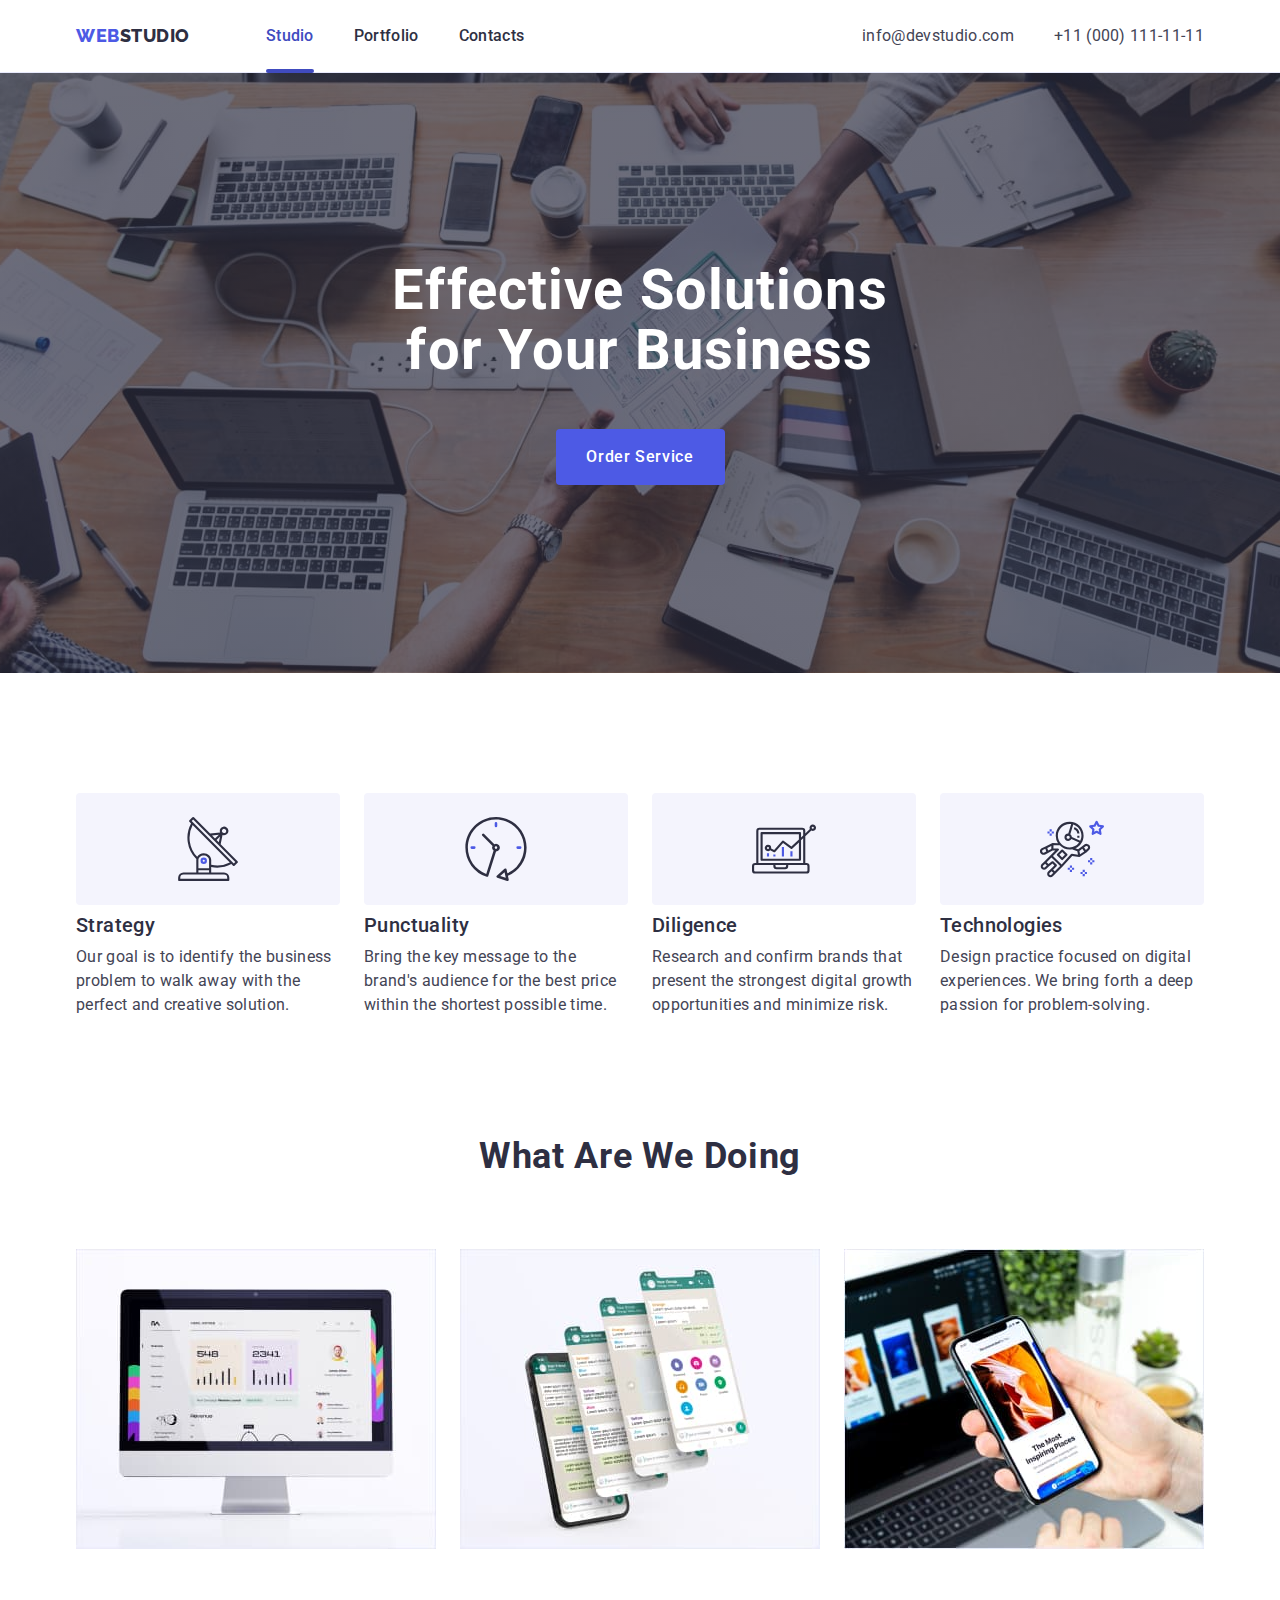
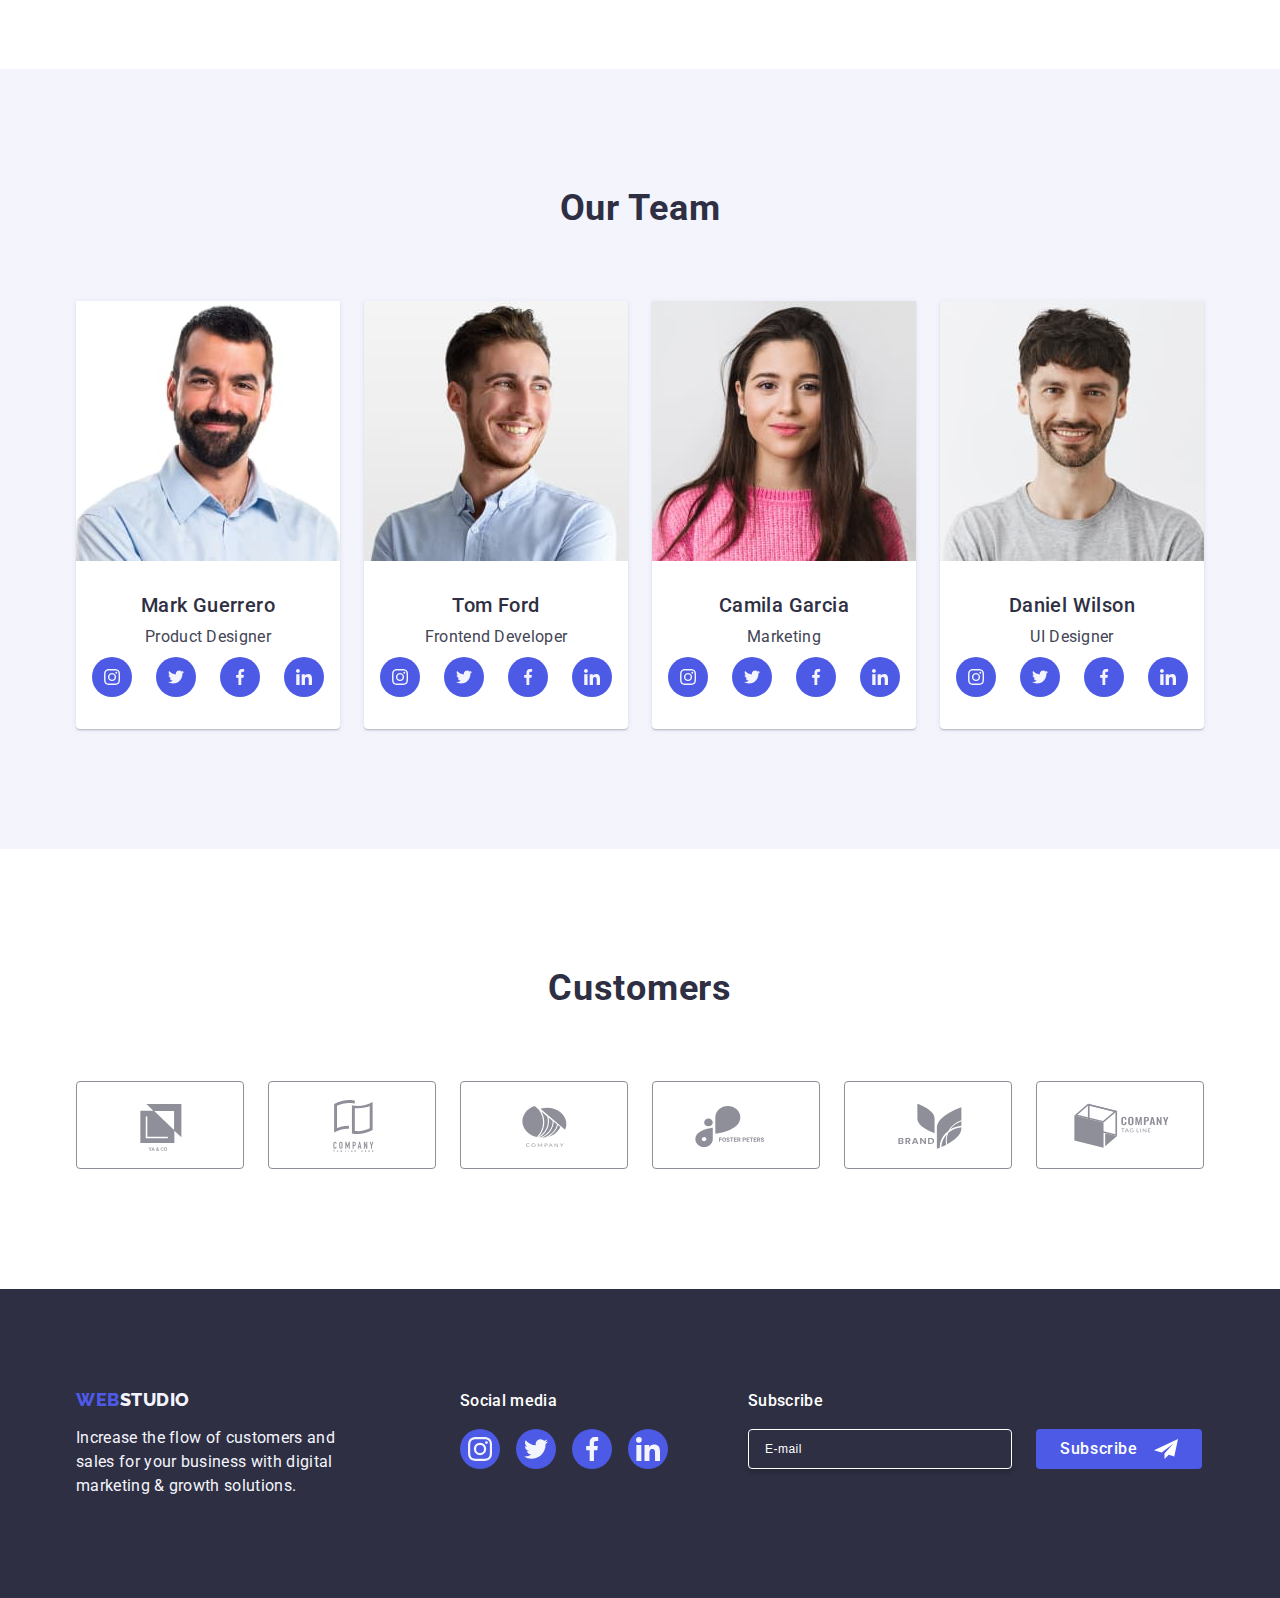
<file: index.html>
<!DOCTYPE html>
<html lang="en">
<head>
    <meta charset="UTF-8">
    <meta name="viewport" content="width=device-width, initial-scale=1.0">
    <title>zadaniedomowe6</title>

    <link rel="preconnect" href="https://fonts.googleapis.com">
    <link rel="preconnect" href="https://fonts.gstatic.com" crossorigin>
    <link href="https://fonts.googleapis.com/css2?family=Raleway:wght@800&family=Roboto:wght@400;500;700;900&display=swap"
        rel="stylesheet">
    
    <link
    rel="stylesheet"
    href="https://cdnjs.cloudflare.com/ajax/libs/modern-normalize/2.0.0/modern-normalize.min.css"
    integrity="sha512-4xo8blKMVCiXpTaLzQSLSw3KFOVPWhm/TRtuPVc4WG6kUgjH6J03IBuG7JZPkcWMxJ5huwaBpOpnwYElP/m6wg=="
    crossorigin="anonymous"
    referrerpolicy="no-referrer"
    />

    <link rel="stylesheet" href="./css/styles.css">
</head>

<body>
    <header class="header">
        <div class="container header-container">
        <nav class="nav-container">
            <a href="./index.html" class="logo link">Web<span class="logo-span">Studio</span></a>
            <ul class="nav-links list">
                <li><a href="./index.html" class="link underline">Studio</a></li>
                <li><a href="./portfolio.html" class="link">Portfolio</a></li>
                <li><a href="" class="link">Contacts</a></li>
            </ul>
        </nav>
        <address class="address">
            <ul class="address-links list">
                <li><a href="mailto:info@devstudio.com" class="link">info@devstudio.com</a></li>
                <li><a href="tel:+110001111111" class="link">+11 (000) 111-11-11</a></li>
            </ul>
        </address>
        </div>
    </header>

    <main>
        <!--Effective Solutions for Your Business-->
        <section class="title-background">
            <div class="container">
            <h1 class="title">Effective Solutions for Your Business</h1>
            <button type="button" data-modal-open class="filter-buttonone cursor">Order Service</button>
            </div>
        </section>
        
        <!--Strategy etc.-->
        <section class="sectiontwo">
            <div class="container">
            <h2 class="visually-hidden">Strategy ETC.</h2>
            <ul class="list list-sectiontwo">
                <li class="li-sectiontwo">
                    <div class="icon-box">
                        <svg width="64" height="64">
                            <use href="./images/icons.svg#icon-antenna-1"></use>
                        </svg>
                    </div>
                    <h3 class="headerthree">Strategy</h3>
                    <p class="description">Our goal is to identify the business problem to walk away with the perfect and creative solution.</p>
                </li>
                <li class="li-sectiontwo">
                    <div class="icon-box">
                        <svg width="64" height="64">
                            <use href="./images/icons.svg#icon-clock-1"></use>
                        </svg>
                    </div>
                    <h3 class="headerthree">Punctuality</h3>
                    <p class="description">Bring the key message to the brand's audience for the best price within the shortest possible time.</p>
                </li>
                <li class="li-sectiontwo">
                    <div class="icon-box">
                        <svg width="64" height="64">
                            <use href="./images/icons.svg#icon-diagram-1"></use>
                        </svg>
                    </div>
                    <h3 class="headerthree">Diligence</h3>
                    <p class="description">Research and confirm brands that present the strongest digital growth opportunities and minimize risk.</p>
                </li>
                <li class="li-sectiontwo">
                    <div class="icon-box">
                        <svg width="64" height="64">
                            <use href="./images/icons.svg#icon-astronaut-1"></use>
                        </svg>
                    </div>
                    <h3 class="headerthree">Technologies</h3>
                    <p class="description">Design practice focused on digital experiences. We bring forth a deep passion for problem-solving.</p>
                </li>
            </ul>
            </div>
        </section>

        <!--What Are We Doing-->
        <section class="sectionthree">
            <div class="container">
            <h2 class="headertwo">What are we doing</h2>
            <ul class="list list-sectionthree">
                <li class="li-sectrionthree"><img src="./images/WhatAreWeDoing-img1.jpg" alt="Computer photo" width="360" height="300"></li>
                <li class="li-sectrionthree"><img src="./images/WhatAreWeDoing-img2.jpg" alt="Mobiles photo" width="360" height="300"></li>
                <li class="li-sectrionthree"><img src="./images/WhatAreWeDoing-img3.jpg" alt="Computer and mobile photo" width="360" height="300"></li>
            </ul>
            </div>
        </section>

        <!--Our Team-->
        <section class="team-background sectionfour">
            <div class="container">
            <h2 class="headertwo">Our Team</h2>
            <ul class="list list-sectionfour">
                <li class="card-background">
                    <img src="./images/OurTeam-img1.jpg" alt="Man in a blue shirt with a beard" width="264" height="260">
                    <div class="worker">
                        <h3 class="headerthree worker-headerthree">Mark Guerrero</h3>
                        <p class="description worker-description">Product Designer</p>
                        <ul class="list socials-links">
                            <li class="li-socials">
                                <a href="#" class="socials-icon link">
                                    <svg width="16" height="16" class="svg-sm">
                                        <use href="./images/icons.svg#icon-instagram-2"></use>
                                    </svg>
                                </a>
                            </li>
                            <li class="li-socials">
                                <a href="#" class="socials-icon link">
                                    <svg width="16" height="16" class="svg-sm">
                                        <use href="./images/icons.svg#icon-twitter-1"></use>
                                    </svg>
                                </a>
                            </li>
                            <li class="li-socials">
                                <a href="#" class="socials-icon link">
                                    <svg width="16" height="16" class="svg-sm">
                                        <use href="./images/icons.svg#icon-facebook-1"></use>
                                    </svg>
                                </a>
                            </li>
                            <li class="li-socials">
                                <a href="#" class="socials-icon link">
                                    <svg width="16" height="16" class="svg-sm">
                                        <use href="./images/icons.svg#icon-linkedin-1"></use>
                                    </svg>
                                </a>
                            </li>
                        </ul>
                    </div>
                </li>
                <li class="card-background">
                    <img src="./images/OurTeam-img2.jpg" alt="Man in a blue shirt with short stubble" width="264" height="260">
                    <div class="worker">
                        <h3 class="headerthree worker-headerthree">Tom Ford</h3>
                        <p class="description worker-description">Frontend Developer</p>
                        <ul class="list socials-links">
                            <li class="li-socials">
                                <a href="#" class="socials-icon link">
                                    <svg width="16" height="16" class="svg-sm">
                                        <use href="./images/icons.svg#icon-instagram-2"></use>
                                    </svg>
                                </a>
                            </li>
                            <li class="li-socials">
                                <a href="#" class="socials-icon link">
                                    <svg width="16" height="16" class="svg-sm">
                                        <use href="./images/icons.svg#icon-twitter-1"></use>
                                    </svg>
                                </a>
                            </li>
                            <li class="li-socials">
                                <a href="#" class="socials-icon link">
                                    <svg width="16" height="16" class="svg-sm">
                                        <use href="./images/icons.svg#icon-facebook-1"></use>
                                    </svg>
                                </a>
                            </li>
                            <li class="li-socials">
                                <a href="#" class="socials-icon link">
                                    <svg width="16" height="16" class="svg-sm">
                                        <use href="./images/icons.svg#icon-linkedin-1"></use>
                                    </svg>
                                </a>
                            </li>
                        </ul>
                    </div>
                </li>
                <li class="card-background">
                    <img src="./images/OurTeam-img3.jpg" alt="Woman in a pink sweater" width="264" height="260">
                    <div class="worker">
                        <h3 class="headerthree worker-headerthree">Camila Garcia</h3>
                        <p class="description worker-description">Marketing</p>
                        <ul class="list socials-links">
                            <li class="li-socials">
                                <a href="#" class="socials-icon link">
                                    <svg width="16" height="16" class="svg-sm">
                                        <use href="./images/icons.svg#icon-instagram-2"></use>
                                    </svg>
                                </a>
                            </li>
                            <li class="li-socials">
                                <a href="#" class="socials-icon link">
                                    <svg width="16" height="16" class="svg-sm">
                                        <use href="./images/icons.svg#icon-twitter-1"></use>
                                    </svg>
                                </a>
                            </li>
                            <li class="li-socials">
                                <a href="#" class="socials-icon link">
                                    <svg width="16" height="16" class="svg-sm">
                                        <use href="./images/icons.svg#icon-facebook-1"></use>
                                    </svg>
                                </a>
                            </li>
                            <li class="li-socials">
                                <a href="#" class="socials-icon link">
                                    <svg width="16" height="16" class="svg-sm">
                                        <use href="./images/icons.svg#icon-linkedin-1"></use>
                                    </svg>
                                </a>
                            </li>
                        </ul>
                    </div>
                </li>
                <li class="card-background">
                    <img src="./images/OurTeam-img4.jpg" alt="Man in a gray T-shirt" width="264" height="260">
                    <div class="worker">
                        <h3 class="headerthree worker-headerthree">Daniel Wilson</h3>
                        <p class="description worker-description">UI Designer</p>
                        <ul class="list socials-links">
                            <li class="li-socials">
                                <a href="#" class="socials-icon link">
                                    <svg width="16" height="16" class="svg-sm">
                                        <use href="./images/icons.svg#icon-instagram-2"></use>
                                    </svg>
                                </a>
                            </li>
                            <li class="li-socials">
                                <a href="#" class="socials-icon link">
                                    <svg width="16" height="16" class="svg-sm">
                                        <use href="./images/icons.svg#icon-twitter-1"></use>
                                    </svg>
                                </a>
                            </li>
                            <li class="li-socials">
                                <a href="#" class="socials-icon link">
                                    <svg width="16" height="16" class="svg-sm">
                                        <use href="./images/icons.svg#icon-facebook-1"></use>
                                    </svg>
                                </a>
                            </li>
                            <li class="li-socials">
                                <a href="#" class="socials-icon link">
                                    <svg width="16" height="16" class="svg-sm">
                                        <use href="./images/icons.svg#icon-linkedin-1"></use>
                                    </svg>
                                </a>
                            </li>
                        </ul>
                    </div>
                </li>
            </ul>
            </div>
        </section>

        <!--Customers-->
        <section class="sectionfive">
            <div class="container">
                <h2 class="headertwo">Customers</h2>
                <ul class="list list-sectionfive">
                    <li class="li-customers">
                        <a href="#" class="customers-icon">
                        <svg width="104" height="56" class="svg-customers">
                            <use href="./images/icons.svg#icon-Logo"></use>
                        </svg>
                        </a>
                    </li>
                    <li class="li-customers">
                        <a href="#" class="customers-icon">
                            <svg width="104" height="56" class="svg-customers">
                                <use href="./images/icons.svg#icon-Logo-1"></use>
                            </svg>
                        </a>
                    </li>
                    <li class="li-customers">
                        <a href="#" class="customers-icon">
                            <svg width="104" height="56" class="svg-customers">
                                <use href="./images/icons.svg#icon-Logo-2"></use>
                            </svg>
                        </a>
                    </li>
                    <li class="li-customers">
                        <a href="#" class="customers-icon">
                            <svg width="104" height="56" class="svg-customers">
                                <use href="./images/icons.svg#icon-Logo-3"></use>
                            </svg>
                        </a>
                    </li>
                    <li class="li-customers">
                        <a href="#" class="customers-icon">
                            <svg width="104" height="56" class="svg-customers">
                                <use href="./images/icons.svg#icon-Logo-4"></use>
                            </svg>
                        </a>
                    </li>
                    <li class="li-customers">
                        <a href="#" class="customers-icon">
                            <svg width="104" height="56" class="svg-customers">
                                <use href="./images/icons.svg#icon-Logo-5"></use>
                            </svg>
                        </a>
                    </li>
                </ul>
            </div>
        </section>
    </main>

    <footer class="footer-background">
        <div class="container footer">
        <div class="footertwo">
            <a href="./index.html" class="logo link footer-style">Web<span class="logo-spantwo">Studio</span></a>
            <p class="footer-description">Increase the flow of customers and sales for your business with digital marketing & growth solutions.</p>
        </div>
        <div class="footerthree">
            <p class="footer-sm">Social media</p>
            <ul class="list socials-links-footer">
                <li class="li-socials">
                    <a href="#" class="socials-icon s-i-footer link">
                        <svg width="24" height="24" class="svg-sm">
                            <use href="./images/icons.svg#icon-instagram-2"></use>
                        </svg>
                    </a>
                </li>
                <li class="li-socials">
                    <a href="#" class="socials-icon s-i-footer link">
                        <svg width="24" height="24" class="svg-sm">
                            <use href="./images/icons.svg#icon-twitter-1"></use>
                        </svg>
                    </a>
                </li>
                <li class="li-socials">
                    <a href="#" class="socials-icon s-i-footer link">
                        <svg width="24" height="24" class="svg-sm">
                            <use href="./images/icons.svg#icon-facebook-1"></use>
                        </svg>
                    </a>
                </li>
                <li class="li-socials">
                    <a href="#" class="socials-icon s-i-footer link">
                        <svg width="24" height="24" class="svg-sm">
                            <use href="./images/icons.svg#icon-linkedin-1"></use>
                        </svg>
                    </a>
                </li>
            </ul>
        </div>
        <div class="footerfour">
            <p class="footer-sm">Subscribe</p>
            <form name="subscribe" class="form-footer">
                <label class="label-footer">
                    <input type="email" name="email" placeholder="E-mail" class="input-footer" required/>
                </label>
                <button type="submit" class="subscribe-button cursor">
                    Subscribe
                    <svg width="24" height="24" class="svg-subscribe">
                        <use href="./images/icons.svg#icon-Frame"></use>
                    </svg>
                </button>
            </form>
        </div>
        </div>
    </footer>

    <div class="modal-container is-hidden" data-modal>
        <div class="modal-box">
            <button type="button" data-modal-close class="modal-button cursor">
                <svg width="8" height="8" class="svg-button">
                    <use href="./images/icons.svg#icon-close-black"></use>
                </svg>
            </button>
            <p class="modal-header">Leave your contacts and we will call you back</p>
            <form name="applying" class="form-modal">
                <div class="form-modal-details">
                    <label for="user-name" class="label-modal">Name</label>
                        <div class="form-field">
                            <input type="text" name="user-name" id="user-name" class="input-modal" required/>
                            <svg width="18" height="24" class="svg-modal">
                                <use href="./images/icons.svg#icon-person-black"></use>
                            </svg>
                        </div>
                </div>
                <div class="form-modal-details">
                    <label for="phone" class="label-modal">Phone</label>
                        <div class="form-field">
                            <input type="tel" name="phone" id="phone" class="input-modal" required/>
                            <svg width="18" height="24" class="svg-modal">
                                <use href="./images/icons.svg#icon-phone-black"></use>
                            </svg>
                        </div>
                </div>
                <div class="form-modal-details">
                    <label for="email" class="label-modal">Email</label>
                        <div class="form-field">
                            <input type="email" name="email" id="email" class="input-modal" required/>
                            <svg width="18" height="24" class="svg-modal">
                                <use href="./images/icons.svg#icon-email-black"></use>
                            </svg>
                        </div>
                </div>
                <div class="form-modal-textarea">
                    <label for="user-comment" class="label-modal">Comment</label>
                        <textarea name="user-comment" id="user-comment" placeholder="Text input" class="textarea"></textarea>
                </div>
                <div class="policy">
                    <input type="checkbox" name="user-privacy" id="user-privacy" value="true" class="visually-hidden policy-input" required/>
                        <label for="user-privacy" class="policy-label">
                            <span class="checkbox">
                                <svg width="10" height="8">
                                    <use href="./images/icons.svg#icon-Vector"></use>
                                </svg>
                            </span>
                            I accept the terms and conditions of the <a href="#" class="policy-link">Privacy Policy</a>
                        </label>
                    </div>
                    <button type="submit" class="send-button cursor">Send</button>
                </form>
            </div>
        </div>
    <script src="./js/modal.js"></script>
</body>
</html>
</file>
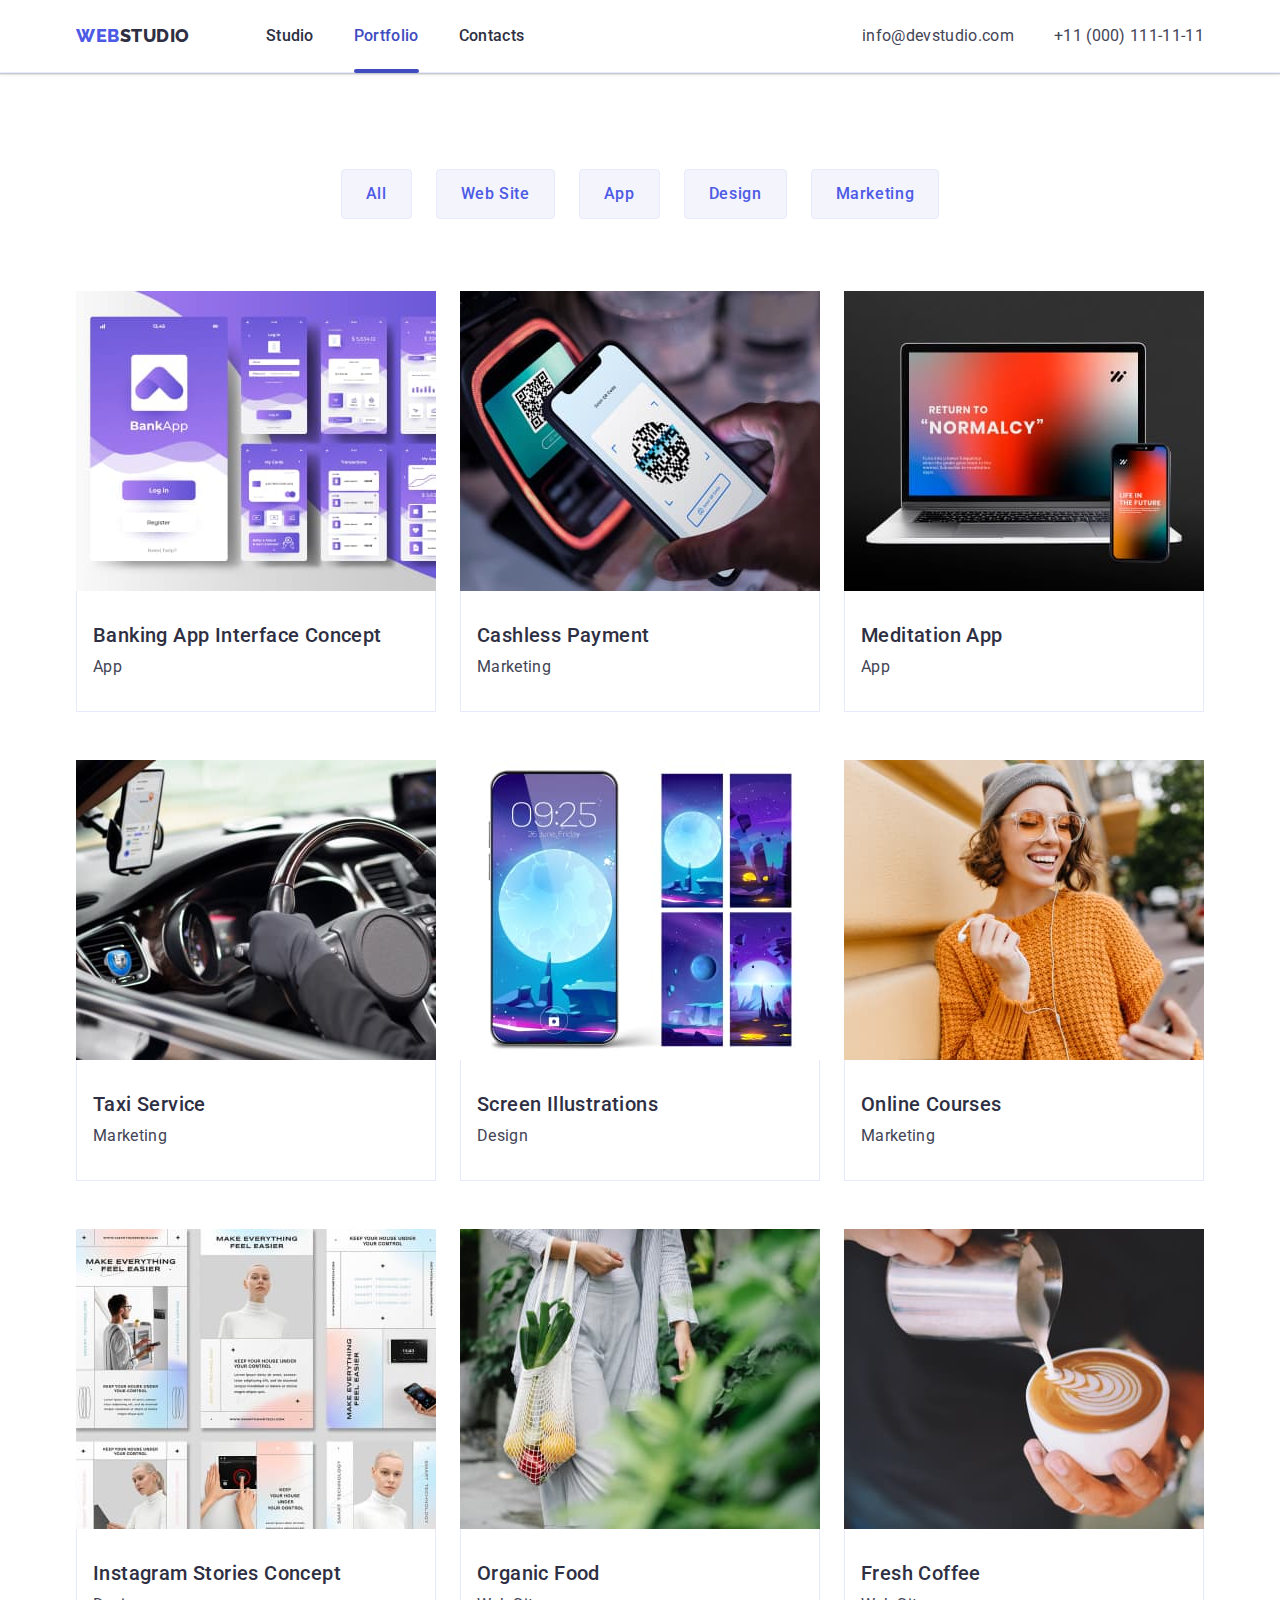
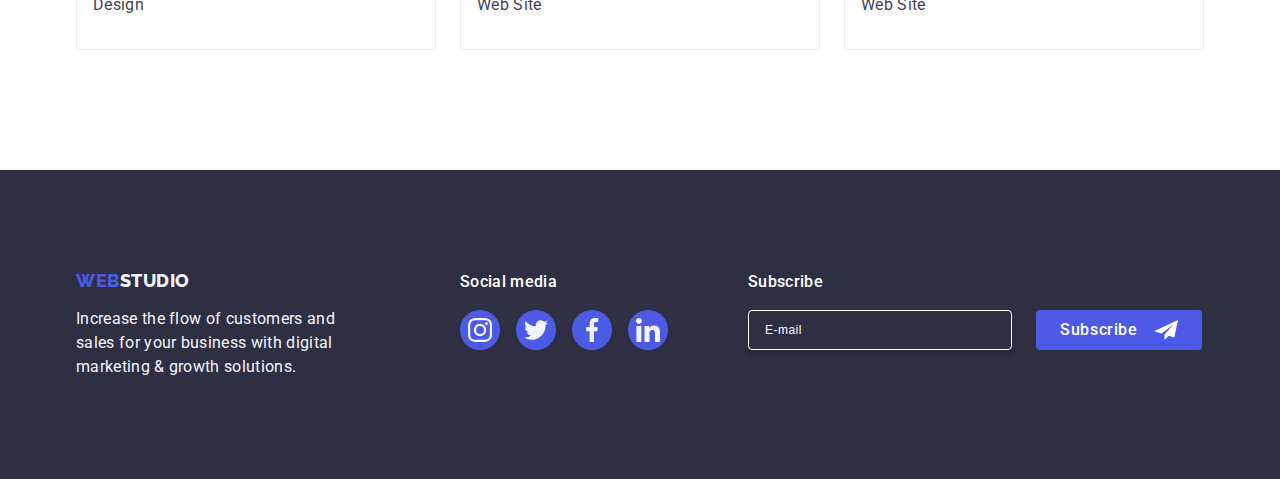
<file: portfolio.html>
<!DOCTYPE html>
<html lang="en">
<head>
    <meta charset="UTF-8">
    <meta name="viewport" content="width=device-width, initial-scale=1.0">
    <title>zadaniedomowe6</title>

    <link rel="preconnect" href="https://fonts.googleapis.com">
    <link rel="preconnect" href="https://fonts.gstatic.com" crossorigin>
    <link href="https://fonts.googleapis.com/css2?family=Raleway:wght@800&family=Roboto:wght@400;500;700;900&display=swap"
        rel="stylesheet">

    <link
    rel="stylesheet"
    href="https://cdnjs.cloudflare.com/ajax/libs/modern-normalize/2.0.0/modern-normalize.min.css"
    integrity="sha512-4xo8blKMVCiXpTaLzQSLSw3KFOVPWhm/TRtuPVc4WG6kUgjH6J03IBuG7JZPkcWMxJ5huwaBpOpnwYElP/m6wg=="
    crossorigin="anonymous"
    referrerpolicy="no-referrer"
    />

    <link rel="stylesheet" href="./css/styles.css">
</head>

<body>
    <header class="header">
        <div class="container header-container">
            <nav class="nav-container">
                <a href="./index.html" class="logo link">Web<span class="logo-span">Studio</span></a>
                <ul class="nav-links list">
                    <li><a href="./index.html" class="link">Studio</a></li>
                    <li><a href="./portfolio.html" class="link underline">Portfolio</a></li>
                    <li><a href="" class="link">Contacts</a></li>
                </ul>
            </nav>
            <address class="address">
                <ul class="address-links list">
                    <li><a href="mailto:info@devstudio.com" class="link">info@devstudio.com</a></li>
                    <li><a href="tel:+110001111111" class="link">+11 (000) 111-11-11</a></li>
                </ul>
            </address>
        </div>
    </header>

    <main>
      <section class="portfolio">
        <div class="container">
        <h1 class="visually-hidden">Portfolio</h1>
        <ul class="filters-list list">
            <li>
                <button type="button" class="filter-button cursor">All</button>
            </li>
            <li>
                <button type="button" class="filter-button cursor">Web Site</button>
            </li>
            <li>
                <button type="button" class="filter-button cursor">App</button>
            </li>
            <li>
                <button type="button" class="filter-button cursor">Design</button>
            </li>
            <li>
                <button type="button" class="filter-button cursor">Marketing</button>
            </li>
        </ul>
        <ul class="list list-portfolio">
            <li class="li-portfolio">
                <a href="#" class="link portfolio-style">
                    <div class="overlay">
                        <img src="./images/Portfolio1-bankapp.jpg" alt="BankApp Photo" width="360" height="300">
                        <p class="description wrap">
                            14 Stylish and User-Friendly App Design Concepts · Task
                            Manager App · Calorie Tracker App · Exotic Fruit Ecommerce
                            App · Cloud Storage App
                        </p>
                    </div>
                <div class="div-portfolio">
                    <h2 class="headerthree">Banking App Interface Concept</h2>
                    <p class="description portfolio-description">App</p>
                </div>
                </a>
            </li>
            <li class="li-portfolio">
                <a href="#" class="link portfolio-style">
                    <div class="overlay">
                        <img src="./images/Portfolio2-cashless.jpg" alt="Cashless Payment Photo" width="360" height="300">
                        <p class="description wrap">
                            14 Stylish and User-Friendly App Design Concepts · Task
                            Manager App · Calorie Tracker App · Exotic Fruit Ecommerce
                            App · Cloud Storage App
                        </p>
                    </div>
                <div class="div-portfolio">
                    <h2 class="headerthree">Cashless Payment</h2>
                    <p class="description portfolio-description">Marketing</p>
                </div>
                </a>
            </li>
            <li class="li-portfolio">
                <a href="#" class="link portfolio-style">
                    <div class="overlay">
                        <img src="./images/Portfolio3-meditation.jpg" alt="Computer and mobile photo" width="360" height="300">
                        <p class="description wrap">
                            14 Stylish and User-Friendly App Design Concepts · Task
                            Manager App · Calorie Tracker App · Exotic Fruit Ecommerce
                            App · Cloud Storage App
                        </p>
                    </div>
                <div class="div-portfolio">
                    <h2 class="headerthree">Meditation App</h2>
                    <p class="description portfolio-description">App</p>
                </div>
                </a>
            </li>
            <li class="li-portfolio">
                <a href="#" class="link portfolio-style">
                    <div class="overlay">
                        <img src="./images/Portfolio4-taxi.jpg" alt="Car photo" width="360" height="300">
                        <p class="description wrap">
                            14 Stylish and User-Friendly App Design Concepts · Task
                            Manager App · Calorie Tracker App · Exotic Fruit Ecommerce
                            App · Cloud Storage App
                        </p>
                    </div>
                <div class="div-portfolio">
                    <h2 class="headerthree">Taxi Service</h2>
                    <p class="description portfolio-description">Marketing</p>
                </div>
                </a>
            </li>
            <li class="li-portfolio">
                <a href="#" class="link portfolio-style">
                    <div class="overlay">
                        <img src="./images/Portfolio5-screen.jpg" alt="Mobiles photo with different screen illustrations" width="360" height="300">
                        <p class="description wrap">
                            14 Stylish and User-Friendly App Design Concepts · Task
                            Manager App · Calorie Tracker App · Exotic Fruit Ecommerce
                            App · Cloud Storage App
                        </p>
                    </div>
                <div class="div-portfolio">
                    <h2 class="headerthree">Screen Illustrations</h2>
                    <p class="description portfolio-description">Design</p>
                </div>
                </a>
            </li>
            <li class="li-portfolio">
                <a href="#" class="link portfolio-style">
                    <div class="overlay">
                        <img src="./images/Portfolio6-onlinecourses.jpg" alt="Girl in a yellow sweater with a mobile" width="360" height="300">
                        <p class="description wrap">
                            14 Stylish and User-Friendly App Design Concepts · Task
                            Manager App · Calorie Tracker App · Exotic Fruit Ecommerce
                            App · Cloud Storage App
                        </p>
                    </div>
                <div class="div-portfolio">
                    <h2 class="headerthree">Online Courses</h2>
                    <p class="description portfolio-description">Marketing</p>
                </div>
                </a>
            </li>
            <li class="li-portfolio">
                <a href="#" class="link portfolio-style">
                    <div class="overlay">
                        <img src="./images/Portfolio7-instagram.jpg" alt="Various website design photos" width="360" height="300">
                        <p class="description wrap">
                            14 Stylish and User-Friendly App Design Concepts · Task
                            Manager App · Calorie Tracker App · Exotic Fruit Ecommerce
                            App · Cloud Storage App
                        </p>
                    </div>
                <div class="div-portfolio">
                    <h2 class="headerthree">Instagram Stories Concept</h2>
                    <p class="description portfolio-description">Design</p>
                </div>
                </a>
            </li>
            <li class="li-portfolio">
                <a href="#" class="link portfolio-style">
                    <div class="overlay">
                        <img src="./images/Portfolio8-organicfood.jpg" alt="Person carrying fruits and vegetables" width="360" height="300">
                        <p class="description wrap">
                            14 Stylish and User-Friendly App Design Concepts · Task
                            Manager App · Calorie Tracker App · Exotic Fruit Ecommerce
                            App · Cloud Storage App
                        </p>
                    </div>
                <div class="div-portfolio">
                    <h2 class="headerthree">Organic Food</h2>
                    <p class="description portfolio-description">Web Site</p>
                </div>
                </a>
            </li>
            <li class="li-portfolio">
                <a href="#" class="link portfolio-style">
                    <div class="overlay">
                        <img src="./images/Portfolio9-coffee.jpg" alt="Coffee photo" width="360" height="300">
                        <p class="description wrap">
                            14 Stylish and User-Friendly App Design Concepts · Task
                            Manager App · Calorie Tracker App · Exotic Fruit Ecommerce
                            App · Cloud Storage App
                        </p>
                    </div>
                <div class="div-portfolio">
                    <h2 class="headerthree">Fresh Coffee</h2>
                    <p class="description portfolio-description">Web Site</p>
                </div>
                </a>
            </li>
        </ul>
        </div>
      </section>
    </main>

    <footer class="footer-background">
        <div class="container footer">
        <div class="footertwo">
            <a href="./index.html" class="logo link footer-style">Web<span class="logo-spantwo">Studio</span></a>
            <p class="footer-description">Increase the flow of customers and sales for your business with digital marketing &
            growth solutions.</p>
        </div>
        <div class="footerthree">
            <p class="footer-sm">Social media</p>
            <ul class="list socials-links-footer">
                <li class="li-socials">
                    <a href="#" class="socials-icon s-i-footer link">
                        <svg width="24" height="24" class="svg-sm">
                            <use href="./images/icons.svg#icon-instagram-2"></use>
                        </svg>
                    </a>
                </li>
                <li class="li-socials">
                    <a href="#" class="socials-icon s-i-footer link">
                        <svg width="24" height="24" class="svg-sm">
                            <use href="./images/icons.svg#icon-twitter-1"></use>
                        </svg>
                    </a>
                </li>
                <li class="li-socials">
                    <a href="#" class="socials-icon s-i-footer link">
                        <svg width="24" height="24" class="svg-sm">
                            <use href="./images/icons.svg#icon-facebook-1"></use>
                        </svg>
                    </a>
                </li>
                <li class="li-socials">
                    <a href="#" class="socials-icon s-i-footer link">
                        <svg width="24" height="24" class="svg-sm">
                            <use href="./images/icons.svg#icon-linkedin-1"></use>
                        </svg>
                    </a>
                </li>
            </ul>
        </div>
        <div class="footerfour">
            <p class="footer-sm">Subscribe</p>
            <form name="subscribe" class="form-footer">
                <label class="label-footer">
                    <input type="email" name="email" placeholder="E-mail" class="input-footer" required/>
                </label>
                <button type="submit" class="subscribe-button cursor">
                    Subscribe
                    <svg width="24" height="24" class="svg-subscribe">
                        <use href="./images/icons.svg#icon-Frame"></use>
                    </svg>
                </button>
            </form>
        </div>
        </div>
    </footer>
</body>
</html>
</file>
<file: css/styles.css>
:root {
    --primary-brand-color: #4D5AE5;
    --pressed-state-color: #404BBF;
    --dark-color: #2E2F42;
    --success-color: #31D0AA;
    --text-color: #434455;
    --subtle-text-color: #8E8F99;
    --accent-color: #E7E9FC;
    --light-color: #F4F4FD;
    --modal-overlay-color: #2E2F4266;
    --hero-background-color: #2E2F42B2;
    --white-background-color: #FFFFFF;
    --modal-background-color: #FCFCFC;
}

body {
    font-family: "Roboto", sans-serif;
    color: var(--text-color);
    background-color: var(--white-background-color);
}

 .nav-links .link {
    color: var(--dark-color);
    font-size: 16px;
    font-weight: 500;
    line-height: 1.5;
    letter-spacing: 0.32px;
    padding: 24px 0;
    transition: color 250ms cubic-bezier(0.4, 0, 0.2, 1);
    display: inline-block;
}

.address-links .link {
    color: var(--text-color);
    font-size: 16px;
    line-height: 1.5;
    letter-spacing: 0.32px;
    transition: color 250ms cubic-bezier(0.4, 0, 0.2, 1);
}

.address-links .link:hover,
.address-links .link:focus,
.address-links .link:active,
.nav-links .link:hover,
.nav-links .link:focus,
.nav-links .link:active {
    color: var(--pressed-state-color)
}

.address {
    font-style: normal;
    padding: 24px 0;
}

.link {
    text-decoration: none;
}

.list {
    list-style: none;
}

.filter-button {
    background-color: var(--light-color);
    color: var(--primary-brand-color);
    font-family: inherit;
    font-size: 16px;
    font-weight: 500;
    line-height: 1.5;
    letter-spacing: 0.64px;
    padding: 12px 24px;
    border: 1px solid var(--accent-color);
    border-radius: 4px;
    transition: background-color 250ms cubic-bezier(0.4, 0, 0.2, 1), color 250ms cubic-bezier(0.4, 0, 0.2, 1),
    box-shadow 250ms cubic-bezier(0.4, 0, 0.2, 1), border-color 250ms cubic-bezier(0.4, 0, 0.2, 1);
}

.filter-buttonone {
    background-color: var(--primary-brand-color);
    color: var(--white-background-color);
    font-family: inherit;
    font-size: 16px;
    font-weight: 500;
    line-height: 1.5;
    letter-spacing: 0.64px;
    display: block;
    margin: 0 auto;
    min-width: 169px;
    height: 56px;
    border: none;
    border-radius: 4px;
    transition: background-color 250ms cubic-bezier(0.4, 0, 0.2, 1);
}

.filter-button:hover,
.filter-button:focus,
.filter-buttonone:hover,
.filter-buttonone:focus {
    background-color: var(--pressed-state-color);
    color: var(--white-background-color);
    border: 1px solid transparent;
}

.cursor {
    cursor: pointer;
}

.logo {
    color: var(--primary-brand-color);
    font-family: "Raleway", sans-serif;
    font-size: 18px;
    font-weight: 800;
    line-height: 1.17;
    letter-spacing: 0.54px;
    text-transform: uppercase;
    margin-right: 76px;
    transition: 250ms cubic-bezier(0.4, 0, 0.2, 1);
}

.logo-span {
    color: var(--dark-color);
}

.logo-spantwo {
    color: var(--light-color)
}

.title-background {
    background-color: var(--dark-color);
    padding: 188px 0;
    margin: 0 auto;
    background-image: linear-gradient(rgba(46, 47, 66, 0.7),rgba(46, 47, 66, 0.7)), url(../images/people-office.jpg);
    max-width: 1440px;
    background-repeat: no-repeat;
    background-position: center;
    background-size: cover;
}

.title {
    color: var(--white-background-color);
    text-align: center;
    font-size: 56px;
    font-weight: 700;
    line-height: 1.07;
    letter-spacing: 1.12px;
    display: block;
    margin: 0 auto;
    max-width: 496px;
    padding-bottom: 48px;
}

.team-background {
    background-color: var(--light-color);
}

.headertwo {
    color: var(--dark-color);
    text-align: center;
    font-size: 36px;
    font-weight: 700;
    line-height: 1.11;
    letter-spacing: 0.72px;
    text-transform: capitalize;
    margin-bottom: 72px
}

.headerthree {
    color: var(--dark-color);
    font-size: 20px;
    font-weight: 500;
    line-height: 1.2;
    letter-spacing: 0.4px;
    margin-bottom: 8px;
}

.description {
    font-size: 16px;
    line-height: 1.5;
    letter-spacing: 0.32px;
}

.card-background {
    background-color: var(--white-background-color);
    flex-basis: calc((100% - 72px) / 4);
    border-radius: 0px 0px 4px 4px;
}

.footer-description {
    color: var(--light-color);
    font-size: 16px;
    line-height: 1.5;
    letter-spacing: 0.32px;
    width: 264px;
}

.footer-background {
    background-color: var(--dark-color);
    padding: 100px 0;
}

/* 3 */

.header {
    border-bottom: 1px solid var(--accent-color);
    box-shadow: 0px 2px 1px rgba(46, 47, 66, 0.08), 0px 1px 1px rgba(46, 47, 66, 0.16), 0px 1px 6px rgba(46, 47, 66, 0.08);
}

.container {
    width: 1158px;
    margin: 0 auto;
    padding: 0 15px;
}

.header-container {
    display: flex;
    justify-content: space-between;
}

.nav-container {
    display: flex;
    align-items: center;
}

.nav-links,
.address-links {
    display: flex;
    gap: 40px;
}

img {
    display: block;
}

.visually-hidden:not(:focus):not(:active) {
    position: absolute;
    width: 1px;
    height: 1px;
    margin: -1px;
    border: 0;
    padding: 0;
    white-space: nowrap;
    clip-path: inset(100%);
    clip: rect(0 0 0 0);
    overflow: hidden;
}

/* main */

.sectionthree {
    padding: 0 0 120px 0;
}

.sectiontwo,
.sectionfour,
.sectionfive {
    padding: 120px 0;
}

.list-sectiontwo,
.list-sectionthree,
.list-sectionfour,
.list-sectionfive {
    display: flex;
    gap: 24px;
}

.li-sectiontwo {
    flex-basis: calc((100% - 72px) / 4);
}

.li-sectrionthree {
    flex-basis: calc((100% - 3 * 16px) / 3);
}

.worker {
    padding: 32px 0;
}

.worker-headerthree {
    text-align: center;
    margin-bottom: 8px;
}

.worker-description {
    text-align: center;
}

/* portfolio */

.portfolio {
    padding: 96px 0 120px;
}

.filters-list {
    display: flex;
    justify-content: center;
    gap: 24px;
    margin-bottom: 72px;
}

.list-portfolio {
    display: flex;
    flex-wrap: wrap;
    column-gap: 24px;
    row-gap: 48px;
}

.li-portfolio {
    width: calc((100% - 48px) / 3);
}

.div-portfolio {
    padding: 32px 16px;
    border: 1px solid var(--accent-color);
    border-top: none;
}

.footer-style {
    display: inline-block;
    margin-bottom: 16px;
}

* {
    box-sizing: border-box;
    margin: 0;
    padding: 0;
}

/* 4 */

.icon-box {
    background-color: var(--light-color);
    border-radius: 4px;
    display: flex;
    justify-content: center;
    align-items: center;
    width: 264px;
    height: 112px;
    margin-bottom: 8px;
}

.socials-links {
    display: flex;
    gap: 24px;
    margin-top: 8px;
    justify-content: center;
}

.socials-links-footer {
    display: flex;
    gap: 16px;
    margin-top: 8px;
    justify-content: center;
}

.li-socials {
    width: calc((100% - 3 * 24) / 4);
}

.socials-icon {
    background-color: var(--primary-brand-color);
    border-radius: 50%;
    display: flex;
    align-items: center;
    justify-content: center;
    width: 40px;
    height: 40px;
    transition: background-color 250ms cubic-bezier(0.4, 0, 0.2, 1);
}

.svg-sm {
    fill: var(--light-color);
    transition: fill 250ms cubic-bezier(0.4, 0, 0.2, 1);
}

.socials-icon:hover,
.socials-icon:focus {
    background-color: var(--pressed-state-color);
}

.s-i-footer:hover,
.s-i-footer:focus {
    background-color: var(--success-color);
}

.customers-icon {
    display: flex;
    width: 168px;
    height: 88px;
    border: 1px solid var(--subtle-text-color);
    border-radius: 4px;
    justify-content: center;
    align-items: center;
    color: var(--subtle-text-color);
    transition: border-color 250ms cubic-bezier(0.4, 0, 0.2, 1), color 250ms cubic-bezier(0.4, 0, 0.2, 1);
}

.svg-customers {
    fill: currentColor;
    transition: fill 250ms cubic-bezier(0.4, 0, 0.2, 1);
}

.customers-icon:hover,
.customers-icon:focus {
    border: 1px solid var(--pressed-state-color);
    color: var(--pressed-state-color)
}

.li-customers {
    width: calc((100% - 5 * 24px) / 6);
}

.footer-sm {
    color: var(--white-background-color);
    font-size: 16px;
    font-weight: 500;
    line-height: 1.5;
    letter-spacing: 0.32px;
    margin-bottom: 16px;
}

.footer {
    display: flex;
    align-items: baseline;
}

.footertwo {
    margin-right: 120px;
}

.portfolio-style {
    display: block;
    transition: box-shadow 250ms cubic-bezier(0.4, 0, 0.2, 1);
}

.card-background,
.portfolio-style:hover,
.portfolio-style:focus {
    box-shadow:
    0px 2px 1px 0px rgba(46, 47, 66, 0.08),
    0px 1px 1px 0px rgba(46, 47, 66, 0.16),
    0px 1px 6px 0px rgba(46, 47, 66, 0.08);
}

.filter-button:hover,
.filter-button:focus {
    box-shadow:
    0px 3px 1px rgba(0, 0, 0, 0.1),
    0px 2px 1px rgba(0, 0, 0, 0.08),
    0px 2px 2px rgba(0, 0, 0, 0.12);
}

.portfolio-description {
    color: var(--text-color);
}

/* 5 */

.modal-container {
    position: fixed;
    top: 0;
    left: 0;
    width: 100%;
    height: 100%;
    background-color: rgba(46, 47, 66, 0.40);
    transition: opacity 250ms cubic-bezier(0.4, 0, 0.2, 1), visibility 250ms cubic-bezier(0.4, 0, 0.2, 1);
}

.is-hidden {
    pointer-events: none;
    visibility: hidden;
    opacity: 0;
}

.modal-box {
    position: absolute;
    top: 50%;
    left: 50%;
    transform: translate(-50%, -50%);
    width: 408px;
    min-height: 584px;
    padding: 72px 24px 24px 24px;
    background: var(--modal-background-color);
    border-radius: 4px;
    box-shadow: 0px 2px 1px 0px rgba(0, 0, 0, 0.20), 0px 1px 3px 0px rgba(0, 0, 0, 0.12), 0px 1px 1px 0px rgba(0, 0, 0, 0.14);
    transition: transform 250ms cubic-bezier(0.4, 0, 0.2, 1);
}

.modal-button {
    position: absolute;
    top: 24px;
    right: 24px;
    display: flex;
    justify-content: center;
    align-items: center;
    width: 24px;
    height: 24px;
    border-radius: 50%;
    background-color: var(--accent-color);
    border: 1px solid rgba(0, 0, 0, 0.10);
    transition: background-color 250ms cubic-bezier(0.4, 0, 0.2, 1), border 250ms cubic-bezier(0.4, 0, 0.2, 1);
}

.modal-button:hover,
.modal-button:focus {
    background-color: var(--pressed-state-color);
    border: none;
    fill: var(--white-background-color);
}

.svg-button {
    transition: fill 250ms cubic-bezier(0.4, 0, 0.2, 1);
}

.nav-links .underline {
    position: relative;
    color: var(--pressed-state-color);
    transition: color 250ms cubic-bezier(0.4, 0, 0.2, 1);
}

.underline::after {
    position: absolute;
    content: '';
    width: 100%;
    height: 4px;
    border-radius: 2px;
    background-color: var(--pressed-state-color);
    left: 0;
    bottom: -1px;
}

.overlay {
    position: relative;
    overflow: hidden;
}

.wrap {
    background-color: var(--primary-brand-color);
    color: var(--light-color);
    padding: 40px 32px;
    height: 100%;
    width: 100%;
    position: absolute;
    top: 0;
    left: 0;
    transform: translateY(100%);
    transition: transform 250ms cubic-bezier(0.4, 0, 0.2, 1);
}

.portfolio-style:hover .wrap,
.portfolio-style:focus .wrap {
    transform: translateY(0%);
}

/* 6 */

.footerthree {
    margin-right: 80px;
}

.footerfour {
    display: block;
}

.form-footer {
    display: flex;
    gap: 24px;
}

.input-footer {
    background-color: transparent;
    width: 264px;
    height: 40px;
    border-radius: 4px;
    border: 1px solid var(--white-background-color);
    padding-left: 16px;
    color: var(--white-background-color);
    font-size: 12px;
    line-height: 1.5;
    letter-spacing: 0.48px;
    box-shadow: 0px 4px 4px 0px rgba(0, 0, 0, 0.15);
}

.input-footer::placeholder {
    color: var(--white-background-color);
}

.input-footer:focus {
    outline: none;
    color: var(--white-background-color);
}

.subscribe-button {
    display: flex;
    min-width: 165px;
    height: 40px;
    padding: 8px 24px;
    justify-content: center;
    align-items: center;
    border-radius: 4px;
    border: none;
    background-color: var(--primary-brand-color);
    color: var(--white-background-color);
    font-family: inherit;
    font-size: 16px;
    font-weight: 500;
    line-height: 1.5;
    letter-spacing: 0.64px;
    transition: background-color 250ms cubic-bezier(0.4, 0, 0.2, 1);
}

.subscribe-button:hover,
.subscribe-button:focus {
    background-color: var(--pressed-state-color);
}

.svg-subscribe {
    margin-left: 16px;
}

.modal-header {
    text-align: center;
    color: var(--dark-color);
    font-size: 16px;
    font-weight: 500;
    line-height: 1.5;
    letter-spacing: 0.32px;
    margin-bottom: 16px;
}

.form-modal {
    display: flex;
    flex-direction: column;
}

.form-modal-details {
    margin-bottom: 8px;
}

.label-modal {
    display: block;
    margin-bottom: 4px;
    color: var(--subtle-text-color);
    font-size: 12px;
    line-height: 1.17;
    letter-spacing: 0.48px;
}

.form-field {
    position: relative;
    display: flex;
    align-items: center;
}

.input-modal {
    width: 100%;
    height: 40px;
    border: 1px solid var(--modal-overlay-color);
    border-radius: 4px;
    background-color: transparent;
    padding-left: 38px;
    outline: transparent;
    transition: border-color 250ms cubic-bezier(0.4, 0, 0.2, 1);
}

.input-modal:focus {
    border-color: var(--primary-brand-color);
}

.svg-modal {
    position: absolute;
    left: 16px;
    top: 50%;
    transform: translateY(-50%);
    fill: var(--dark-color);
    transition: fill 250ms cubic-bezier(0.4, 0, 0.2, 1);
}

.input-modal:focus + .svg-modal {
    fill: var(--primary-brand-color);
}

.form-modal-textarea {
    margin-bottom: 16px;
}

.textarea {
    resize: none;
    height: 120px;
    width: 100%;
    font-size: 12px;
    line-height: 1.17;
    letter-spacing: 0.48px;
    color: var(--modal-overlay-color);
    border-radius: 4px;
    border: 1px solid var(--modal-overlay-color);
    background-color: transparent;
    padding: 8px 16px;
    outline: transparent;
    transition: border-color 250ms cubic-bezier(0.4, 0, 0.2, 1);
}

textarea:focus {
    border-color: var(--primary-brand-color);
}

.policy {
    position: relative;
    display: flex;
    align-items: center;
    font-size: 12px;
    line-height: 1.17;
    letter-spacing: 0.48px;
    color: var(--subtle-text-color);
    margin-bottom: 24px;
}

.checkbox {
    display: inline-flex;
    align-items: center;
    justify-content: center;
    width: 16px;
    height: 16px;
    margin-right: 8px;
    border: 1px solid var(--modal-overlay-color);
    border-radius: 2px;
    fill: transparent;
    transition: background-color 250ms cubic-bezier(0.4, 0, 0.2, 1),
    border 250ms cubic-bezier(0.4, 0, 0.2, 1), fill 250ms cubic-bezier(0.4, 0, 0.2, 1);
}

.policy-input:checked+.policy-label span {
    fill: var(--light-color);
    background-color: var(--pressed-state-color);
    border: none;
}

.policy-link {
    color: var(--primary-brand-color);
}

.visually-hidden {
    position: absolute;
    width: 1px;
    height: 1px;
    margin: -1px;
    border: 0;
    padding: 0;
    white-space: nowrap;
    clip-path: inset(100%);
    clip: rect(0 0 0 0);
    overflow: hidden;
}

.send-button {
    min-width: 169px;
    height: 56px;
    border-radius: 4px;
    border: none;
    background-color: var(--primary-brand-color);
    color: var(--white-background-color);
    font-family: inherit;
    font-size: 16px;
    font-weight: 500;
    line-height: 1.5;
    letter-spacing: 0.64px;
    display: block;
    margin: 0 auto;
    transition: background-color 250ms cubic-bezier(0.4, 0, 0.2, 1);
}

.send-button:hover,
.send-button:focus {
    background-color: var(--pressed-state-color);
}
</file>
